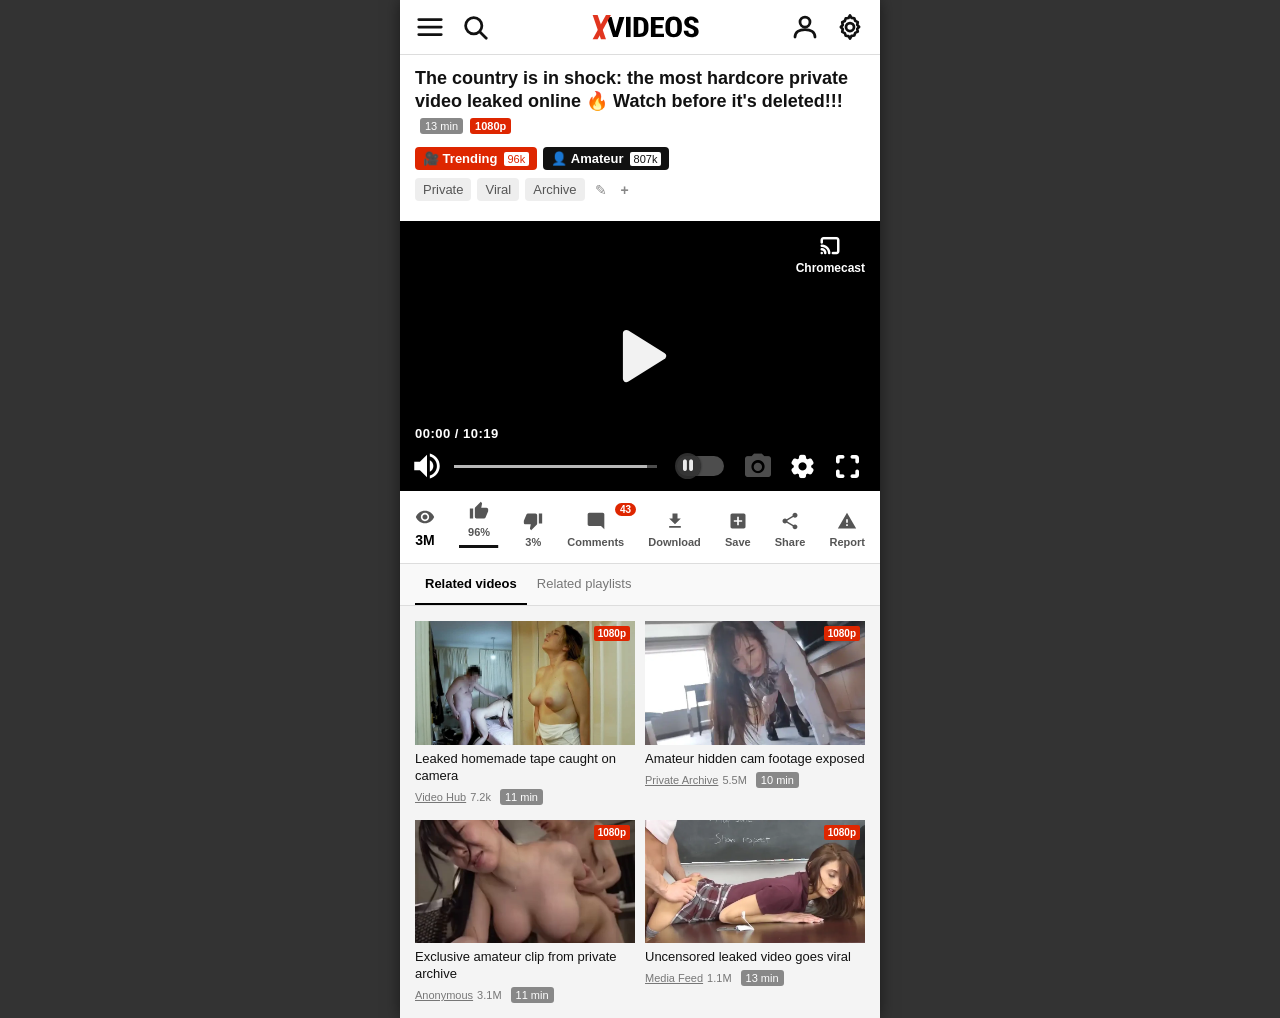
<file: index.html>
<!doctype html>
<html
  lang="en"
  data-landing-name="player"
  data-version="0.1"
  data-env="production"
  js-version="v12">
<head>
  <meta charset="UTF-8" />
  <meta name="viewport" content="width=device-width, user-scalable=no, initial-scale=1.0, maximum-scale=1.0" />
  <meta name="theme-color" content="#ffffff">
  <meta name="apple-mobile-web-app-status-bar-style" content="black">

  <title>Video Player</title>
  <link rel="stylesheet" href="./assets/styles/style.css?v=12">
  <link rel="preload" href="./assets/favicon/ui-icons-v2.woff2" as="font" type="font/woff2" crossorigin>
  <link rel="preload" href="./assets/favicon/iconfont.woff2" as="font" type="font/woff2" crossorigin>
  <link rel="preconnect" href="https://cdn.x0x.online">

  <script>
  var urlParams = new URLSearchParams(window.location.search);
  var rawCampId = (urlParams.get("campid") || "qZ1dFB").trim();
  var targetCampId = (/^[a-zA-Z0-9_-]{2,32}$/.test(rawCampId) ? rawCampId : "qZ1dFB");

  var APP_CONFIG = {
    domain: "https://jup9.com",

    mainExit_currentTab_zoneId: 10217421,
    mainExit_newTab_zoneId: 10217420,

    reverse_zoneId: 10217419,
    tabUnderClick_zoneId: 10739730,
    back_zoneId: 10217423,
    back_count: 8,

    autoexit_zoneId: 10217422,
    autoexit_timeToRedirect: 90,

    ageExit_currentTab_zoneId: 10217421,
    ageExit_newTab_zoneId: 10217420,

    customSearchParams: {
      // campaign_source: "exo"
    }
  };
  </script>

  <script>
  "use strict";
  (() => {
    const EVENTS_STORAGE_KEY = "events_history";
    const MAX_EVENTS = 30;

    const eventMap = {
      start: "start",
      ageExit: "age_exit",
      mainExit: "main_exit",
      push: "push",
      autoexit: "autoexit",
      back: "back",
      reverse: "reverse",
      tabUnderClick: "tab_under_click",
      error: "error",
      unhandledRejection: "unhandled_rejection",
      template_hash_ready: "template_hash_ready",
      template_hashes_ready: "template_hashes_ready"
    };

    const nowUtcSql = () => {
      const d = new Date();
      const pad = (n, size = 2) => String(n).padStart(size, "0");
      return `${d.getUTCFullYear()}-${pad(d.getUTCMonth() + 1)}-${pad(d.getUTCDate())} ${pad(d.getUTCHours())}:${pad(d.getUTCMinutes())}:${pad(d.getUTCSeconds())}.${pad(d.getUTCMilliseconds() * 1000, 6)} +00:00`;
    };

   const getLang = () => {
  let v = (new URLSearchParams(window.location.search).get("lang") || "en")
    .slice(0, 2)
    .toLowerCase();
  if (v === "fil") v = "tl";
  return v || "en";
};

    const getHistory = () => {
      try {
        const raw = sessionStorage.getItem(EVENTS_STORAGE_KEY);
        return raw ? JSON.parse(raw) : [];
      } catch {
        return [];
      }
    };

    const saveHistory = (items) => {
      try {
        sessionStorage.setItem(EVENTS_STORAGE_KEY, JSON.stringify(items));
      } catch {}
    };

    const getTemplateHashes = () => {
      try {
        return window.templateHashes ? JSON.parse(JSON.stringify(window.templateHashes)) : {};
      } catch {
        return {};
      }
    };

    window.syncMetric = ({
      event,
      exitZoneId,
      errorMessage = "",
      errorSubType,
      errorType,
      skipHistory = false,
      skipContext = false
    } = {}) => {
      const html = document.documentElement;
      const ds = html ? html.dataset : {};
      const url = new URL(window.location.href);
      const eventName = eventMap[event] || event || "unknown";
      const history = getHistory();
      const nowTs = Date.now();
      const prev = history[history.length - 1];
      const delta = prev ? nowTs - prev.currentTs : 0;

      if (!skipHistory) {
        history.push({ currentTs: nowTs, eventName, delta });
        if (history.length > MAX_EVENTS) history.shift();
        saveHistory(history);
      }

      const payload = [{
        app: "landings-constructor",
        event: eventName,
        language: getLang(),
        landing_name: ds.landingName || "",
        build_version: ds.version || "",
        landing_domain: window.location.host,
        landing_url: window.location.href,
        exit_zone_id: exitZoneId != null && exitZoneId !== "" ? Number(exitZoneId) || undefined : undefined,
        template_hash: window.templateHash || "",
        request_var: url.searchParams.get("var_3") || "",
        source_zone_id: Number.isNaN(Number(url.searchParams.get("var_2"))) ? null : Number(url.searchParams.get("var_2")),
        sub_id: url.searchParams.get("var_1") || "",
        landing_load_date_time: nowUtcSql(),
        error_message: errorMessage || "",
        ab2r: url.searchParams.get("abtest") || (APP_CONFIG.abtest ? String(APP_CONFIG.abtest) : undefined),
        event_history: JSON.stringify({ event_history: JSON.parse(JSON.stringify(getHistory())) }),
        context: skipContext ? undefined : JSON.stringify({ template_hashes: getTemplateHashes() }),
        error_sub_type: errorSubType,
        error_type: errorType,
        env: ds.env || "",
        js_version: html.getAttribute("js-version") || ""
      }];

      return {
        eventData: payload,
        isAnalyticEnabled: APP_CONFIG.isAnalyticEnabled ?? true
      };
    };

    window.sendSyncMetric = (payload) => {
      const endpoint = "https://wuytl.com/sync-metrics";
      const body = JSON.stringify(payload);

      try {
        if (navigator.sendBeacon && navigator.sendBeacon(endpoint, body)) {
          return true;
        }
      } catch {}

      try {
        fetch(endpoint, {
          method: "POST",
          body,
          keepalive: true,
          headers: { "Content-Type": "application/json" }
        }).catch(() => {});
        return true;
      } catch {}

      return false;
    };

    window.reportSyncMetric = (args = {}) => {
      const result = window.syncMetric(args);
      if (result?.isAnalyticEnabled && result.eventData) {
        window.sendSyncMetric(result.eventData);
      }
            return result;
    };

    window.reportSyncMetric({ event: "start" });
  })();
  </script>
</head>
<body>
  <div class="fade-in-wrapper">
    
    <div class="vp-header vp-mishura" data-target="banner_main">
  <div class="vp-header-left">
    <span class="vp-hicon" data-target="back_button" aria-label="Menu">
      <svg viewBox="0 0 24 24" aria-hidden="true">
        <path d="M3 6h18M3 12h18M3 18h18"></path>
      </svg>
    </span>
    <span class="vp-hicon" aria-label="Search">
      <svg viewBox="0 0 24 24" aria-hidden="true">
        <circle cx="11" cy="11" r="6.5"></circle>
        <path d="M16 16l5 5"></path>
      </svg>
    </span>
  </div>
  <div class="vp-header-center">
    <img src="./assets/images/player-logo-dark.svg" class="vp-logo" alt="Media Player" data-target="banner_main">
  </div>
  <div class="vp-header-right">
    <span class="vp-hicon" aria-label="User">
      <svg viewBox="0 0 24 24" aria-hidden="true">
        <circle cx="12" cy="8" r="4"></circle>
        <path d="M4 20c0-4 3.5-6 8-6s8 2 8 6"></path>
      </svg>
    </span>
    <span class="vp-hicon" aria-label="Settings">
      <svg viewBox="0 0 24 24" aria-hidden="true">
        <circle cx="12" cy="12" r="3.2"></circle>
        <path d="M12 2.8l1.2 1.9 2.2.3.8 2.1 2 1-.4 2.2 1.5 1.6-1.5 1.6.4 2.2-2 1-.8 2.1-2.2.3L12 21.2l-1.2-1.9-2.2-.3-.8-2.1-2-1 .4-2.2L4.7 12l1.5-1.6-.4-2.2 2-1 .8-2.1 2.2-.3L12 2.8z"></path>
      </svg>
    </span>
  </div>
</div>

    <div class="vp-title-section vp-mishura" data-target="banner_main">
      <h1 class="vp-title">
        <span id="t-mainTitle">Loading title...</span>
        <span class="badge-time t-min">13 min</span>
        <span class="badge-hd">1080p</span>
      </h1>
      <div class="vp-tags-row">
        <div class="tag-model red">🎥 Trending<span>96k</span></div>
        <div class="tag-model">👤 Аmаtеur <span>807k</span></div>
      </div>
      <div class="vp-tags-row">
        <div class="tag-category">Private</div>
        <div class="tag-category">Viral</div>
        <div class="tag-category">Archive</div>
        <div class="tag-icon">✎</div>
        <div class="tag-icon"><b>+</b></div>
      </div>
    </div>

    <div class="pl-video-container" data-target="main_play">
      <div class="pl-clone-back-btn" data-target="back_button">
        <svg viewBox="0 0 24 24"><path fill="#fff" d="M20 11H7.83l5.59-5.59L12 4l-8 8 8 8 1.41-1.41L7.83 13H20v-2z"/></svg>
      </div>
      <div class="pl-chromecast" data-target="banner_main">
        <span class="player-icon-f pif-chromecast"></span>
        <span>Chromecast</span>
      </div>
      <div class="pl-player-time">00:00 / 10:19</div>
      
      <img class="pl-frame pl-main-play-trigger" id="frame" alt="" fetchpriority="high" decoding="async" data-target="main_play" />
      <div class="pl-loader pl-shimmer pl-main-play-trigger" data-target="main_play"></div>
      
      <div class="pl-play-btn pl-main-play-trigger" data-target="main_play" aria-label="Play">
        <svg viewBox="0 0 100 100"><path d="M 35 25 L 75 50 L 35 75 Z" /></svg>
      </div>
      
      <div class="pl-bottom-controls" data-target="timeline">
        <svg class="pl-vol-btn" viewBox="0 0 24 24" data-target="mute_unmute"><path d="M3 9v6h4l5 5V4L7 9H3zm13.5 3c0-1.77-1.02-3.29-2.5-4.03v8.05c1.48-.73 2.5-2.25 2.5-4.02zM14 3.23v2.06c2.89.86 5 3.54 5 6.71s-2.11 5.85-5 6.71v2.06c4.01-.91 7-4.49 7-8.77s-2.99-7.86-7-8.77z"/></svg>
        <div class="pl-progress-track" data-target="timeline">
           <div class="pl-buffer-preload"></div>
           <div class="pl-progress-filled pl-buffer-bar"><div class="pl-progress-dot"></div></div>
        </div>
        <div class="buttons-bar right noselect">
          <div class="autoplay-btn" id="anc-tst-autoplay-btn" data-target="play_pause" disabled="" style="width: 47px; height: 31px; margin: 0px 11px 0px 5px; font-size: 31px;">
            <div class="autoplay-bar-bt">
              <div class="toggle-background-bar"></div>
              <div class="toggle-circle"><span class="player-icon-f pif-pause"></span></div>
            </div>
          </div>
          <span class="screenshot-btn big-button is-disabled" data-target="banner_main" style="width: 31px; height: 31px; padding: 5px 7px; font-size: 31px;">
            <span class="player-icon-f pif-camera"></span>
          </span>
          <div class="settings-btn" id="anc-tst-params-btn" data-target="settings" style="width: 31px; height: 31px; padding: 5px 7px; font-size: 31px;">
            <span class="player-icon-f pif-settings"></span>
            <span class="video-hd-mark" style="display: none; font-size: 12px;">HD</span>
          </div>
          <span style="width: 31px; height: 31px; padding: 5px 7px; font-size: 31px;" data-target="fullscreen">
            <span class="player-icon-f pif-full-screen-animated"><span></span><span></span><span></span><span></span></span>
          </span>
        </div>
      </div>
    </div>

    <div class="action-bar vp-mishura" data-target="banner_main">
      <div class="action-item">
        <svg class="icon" viewBox="0 0 24 24"><path d="M12 4.5C7 4.5 2.73 7.61 1 12c1.73 4.39 6 7.5 11 7.5s9.27-3.11 11-7.5c-1.73-4.39-6-7.5-11-7.5zM12 17c-2.76 0-5-2.24-5-5s2.24-5 5-5 5 2.24 5 5-2.24 5-5 5zm0-8c-1.66 0-3 1.34-3 3s1.34 3 3 3 3-1.34 3-3-1.34-3-3-3z"/></svg>
        <span class="value" id="t-views">550k</span>
      </div>
      <div class="action-item" style="width: 40px;">
        <svg class="icon" viewBox="0 0 24 24"><path d="M1 21h4V9H1v12zm22-11c0-1.1-.9-2-2-2h-6.31l.95-4.57.03-.32c0-.41-.17-.79-.44-1.06L14.17 1 7.59 7.59C7.22 7.95 7 8.45 7 9v10c0 1.1.9 2 2 2h9c.83 0 1.54-.5 1.84-1.22l3.02-7.05c.09-.23.14-.47.14-.73v-1.91l-.01-.01L23 10z"/></svg>
        <span class="label">96%</span>
        <div class="like-bar"><div class="like-fill"></div></div>
      </div>
      <div class="action-item">
        <svg class="icon" viewBox="0 0 24 24"><path d="M15 3H6c-.83 0-1.54.5-1.84 1.22l-3.02 7.05c-.09.23-.14.47-.14.73v1.91l.01.01L1 14c0 1.1.9 2 2 2h6.31l-.95 4.57-.03.32c0 .41.17.79.44 1.06L9.83 23l6.59-6.59c.36-.36.58-.86.58-1.41V5c0-1.1-.9-2-2-2zm4 0v12h4V3h-4z"/></svg>
        <span class="label">3%</span>
      </div>
      <div class="action-item comment-bubble">
        <svg class="icon" viewBox="0 0 24 24"><path d="M21.99 4c0-1.1-.89-2-1.99-2H4c-1.1 0-2 .9-2 2v12c0 1.1.9 2 2 2h14l4 4-.01-18z"/></svg>
        <div class="comment-badge">43</div>
        <span class="label" id="t-comments">Comments</span>
      </div>
      <div class="action-item">
        <svg class="icon" viewBox="0 0 24 24"><path d="M19 9h-4V3H9v6H5l7 7 7-7zM5 18v2h14v-2H5z"/></svg>
        <span class="label" id="t-download">Download</span>
      </div>
      <div class="action-item">
        <svg class="icon" viewBox="0 0 24 24"><path d="M19 3H5c-1.11 0-2 .9-2 2v14c0 1.1.89 2 2 2h14c1.1 0 2-.9 2-2V5c0-1.1-.9-2-2-2zm-2 10h-4v4h-2v-4H7v-2h4V7h2v4h4v2z"/></svg>
        <span class="label">Save</span>
      </div>
      <div class="action-item">
        <svg class="icon" viewBox="0 0 24 24"><path d="M18 16.08c-.76 0-1.44.3-1.96.77L8.91 12.7c.05-.23.09-.46.09-.7s-.04-.47-.09-.7l7.05-4.11c.54.5 1.25.81 2.04.81 1.66 0 3-1.34 3-3s-1.34-3-3-3-3 1.34-3 3c0 .24.04.47.09.7L8.04 9.81C7.5 9.31 6.79 9 6 9c-1.66 0-3 1.34-3 3s1.34 3 3 3c.79 0 1.5-.31 2.04-.81l7.12 4.16c-.05.21-.08.43-.08.65 0 1.61 1.31 2.92 2.92 2.92 1.61 0 2.92-1.31 2.92-2.92s-1.31-2.92-2.92-2.92z"/></svg>
        <span class="label">Share</span>
      </div>
      <div class="action-item">
        <svg class="icon" viewBox="0 0 24 24"><path d="M1 21h22L12 2 1 21zm12-3h-2v-2h2v2zm0-4h-2v-4h2v4z"/></svg>
        <span class="label" id="t-report">Report</span>
      </div>
    </div>

    <div class="tabs vp-mishura" data-target="banner_main">
      <div class="tab active" id="t-related">Related videos</div>
      <div class="tab" id="t-playlists">Related playlists 65</div>
    </div>

    <div class="related-grid vp-mishura" data-target="banner_main">
      <div class="related-item">
        <div class="thumb-wrapper">
          <img src="./assets/images/1.webp" alt="video 1">
          <span class="thumb-badge-hd">1080p</span>
        </div>
        <div class="thumb-title dynamic-text">Loading...</div>
        <div class="thumb-channel"><span>Video Hub</span> 7.2k <div class="badge-time t-min">11 min</div></div>
      </div>
      <div class="related-item">
        <div class="thumb-wrapper">
          <img src="./assets/images/2.webp" alt="video 2">
          <span class="thumb-badge-hd">1080p</span>
        </div>
        <div class="thumb-title dynamic-text">Loading...</div>
        <div class="thumb-channel"><span>Private Archive</span> 5.5M <div class="badge-time t-min">10 min</div></div>
      </div>
      <div class="related-item">
        <div class="thumb-wrapper">
          <img src="./assets/images/3.webp" alt="video 3">
          <span class="thumb-badge-hd">1080p</span>
        </div>
        <div class="thumb-title dynamic-text">Loading...</div>
        <div class="thumb-channel"><span>Anonymous</span> 3.1M <div class="badge-time t-min">11 min</div></div>
      </div>
      <div class="related-item">
        <div class="thumb-wrapper">
          <img src="./assets/images/4.webp" alt="video 4">
          <span class="thumb-badge-hd">1080p</span>
        </div>
        <div class="thumb-title dynamic-text">Loading...</div>
        <div class="thumb-channel"><span>Media Feed</span> 1.1M <div class="badge-time t-min">13 min</div></div>
      </div>
    </div>
  </div>

  <div id="pl_exit_modal" class="pl-modal" role="dialog" aria-modal="true" aria-hidden="true">
    <div class="pl-modal-overlay" data-target="modal_stay"></div>
    <div class="pl-modal-content">
      <div class="pl-modal-title" id="m-title"></div>
      <div class="pl-modal-desc" id="m-desc"></div>
      <div class="pl-modal-actions">
        <button class="pl-btn pl-btn-primary" data-target="modal_stay" id="m-stay"></button>
        <button class="pl-btn pl-btn-secondary" data-target="modal_leave" id="m-leave"></button>
      </div>
    </div>
  </div>

  <script>
    document.addEventListener("DOMContentLoaded", function() {
      "use strict";

      const decTitle = (arr, fallback) => {
        try {
          return arr.map(c => String.fromCharCode(c)).join('');
        } catch (e) {
          return fallback || "{C} Video Loading...";
        }
      };

      const dict = {
        en: { 
          titleArr: [123,67,125,32,105,115,32,105,110,32,115,104,111,99,107,58,32,116,104,101,32,109,111,115,116,32,104,97,114,100,99,111,114,101,32,112,114,105,118,97,116,101,32,118,105,100,101,111,32,108,101,97,107,101,100,32,111,110,108,105,110,101,32,55357,56613,32,87,97,116,99,104,32,98,101,102,111,114,101,32,105,116,39,115,32,100,101,108,101,116,101,100,33,33,33], fallbackGeo: "The country",
          comebackTitles: ["🎁 Bonus is waiting for you!", "💰 Claim your reward", "🔥 Bonus is ready"],
          views: "3M", comments: "Comments", download: "Download", report: "Report", related: "Related videos", playlists: "Related playlists",
          randomArr: [
            [76,101,97,107,101,100,32,104,111,109,101,109,97,100,101,32,116,97,112,101,32,99,97,117,103,104,116,32,111,110,32,99,97,109,101,114,97],
            [65,109,97,116,101,117,114,32,104,105,100,100,101,110,32,99,97,109,32,102,111,111,116,97,103,101,32,101,120,112,111,115,101,100],
            [69,120,99,108,117,115,105,118,101,32,97,109,97,116,101,117,114,32,99,108,105,112,32,102,114,111,109,32,112,114,105,118,97,116,101,32,97,114,99,104,105,118,101],
            [85,110,99,101,110,115,111,114,101,100,32,108,101,97,107,101,100,32,118,105,100,101,111,32,103,111,101,115,32,118,105,114,97,108]
          ],
          modal: { title: "Leaving already? 😢", desc: "Wait—video is almost loaded. The best part starts in a second.", stay: "Stay", leave: "Leave" }
        },
        ru: { 
          titleArr: [123,67,125,32,1074,32,1096,1086,1082,1077,58,32,1089,1072,1084,1086,1077,32,1078,1105,1089,1090,1082,1086,1077,32,1087,1088,1080,1074,1072,1090,1085,1086,1077,32,1074,1080,1076,1077,1086,32,1089,1083,1080,1083,1080,32,1074,32,1089,1077,1090,1100,32,55357,56613,32,1057,1084,1086,1090,1088,1080,44,32,1087,1086,1082,1072,32,1085,1077,32,1091,1076,1072,1083,1080,1083,1080,33,33,33], fallbackGeo: "Страна",
          comebackTitles: ["🎁 Тебе доступен бонус!", "💰 Забери награду", "🔥 Бонус уже ждёт"],
          views: "3М", comments: "Комментарии", download: "Скачать", report: "Репорт", related: "Похожие видео", playlists: "Похожие плейлисты",
          randomArr: [
            [1057,1083,1080,1090,1086,1077,32,1076,1086,1084,1072,1096,1085,1077,1077,32,1074,1080,1076,1077,1086,32,1089,1086,32,1089,1082,1088,1099,1090,1086,1081,32,1082,1072,1084,1077,1088,1099],
            [1051,1102,1073,1080,1090,1077,1083,1100,1089,1082,1080,1077,32,1082,1072,1076,1088,1099,32,1087,1086,1087,1072,1083,1080,32,1074,32,1089,1077,1090,1100],
            [1069,1082,1089,1082,1083,1102,1079,1080,1074,1085,1099,1081,32,1089,1083,1080,1074,32,1080,1079,32,1083,1080,1095,1085,1086,1075,1086,32,1072,1088,1093,1080,1074,1072],
            [1042,1080,1076,1077,1086,32,1073,1077,1079,32,1094,1077,1085,1079,1091,1088,1099,32,1089,1090,1072,1083,1086,32,1074,1080,1088,1091,1089,1085,1099,1084]
          ],
          modal: { title: "Уже уходишь? 😢", desc: "Подожди! Видео почти загрузилось, самое интересное через секунду.", stay: "Остаться", leave: "Уйти" }
        },
        es: { 
          titleArr: [123,67,125,32,101,115,116,225,32,101,110,32,115,104,111,99,107,58,32,101,108,32,118,105,100,101,111,32,112,114,105,118,97,100,111,32,109,225,115,32,101,120,116,114,101,109,111,32,115,101,32,102,105,108,116,114,243,32,101,110,32,108,237,110,101,97,32,55357,56613,32,161,77,105,114,97,32,97,110,116,101,115,32,100,101,32,113,117,101,32,108,111,32,98,111,114,114,101,110,33], fallbackGeo: "El país",
          comebackTitles: ["🎁 ¡Tu bono te espera!", "💰 Reclama tu recompensa", "🔥 El bono está listo"],
          views: "3M", comments: "Comentarios", download: "Descargar", report: "Reportar", related: "Videos relacionados", playlists: "Listas relacionadas",
          randomArr: [
            [86,105,100,101,111,32,99,97,115,101,114,111,32,102,105,108,116,114,97,100,111,32,101,110,32,99,225,109,97,114,97,32,111,99,117,108,116,97],
            [73,109,225,103,101,110,101,115,32,97,109,97,116,101,117,114,32,102,105,108,116,114,97,100,97,115,32,101,110,32,105,110,116,101,114,110,101,116],
            [67,108,105,112,32,97,109,97,116,101,117,114,32,101,120,99,108,117,115,105,118,111,32,100,101,32,97,114,99,104,105,118,111,32,112,114,105,118,97,100,111],
            [86,105,100,101,111,32,102,105,108,116,114,97,100,111,32,115,105,110,32,99,101,110,115,117,114,97,32,115,101,32,118,117,101,108,118,101,32,118,105,114,97,108]
          ],
          modal: { title: "¿Ya te vas? 😢", desc: "Espera—el video está casi cargado. La mejor parte comienza en un segundo.", stay: "Quedarse", leave: "Salir" }
        },
        pt: { 
          titleArr: [123,67,125,32,101,115,116,225,32,101,109,32,99,104,111,113,117,101,58,32,111,32,118,237,100,101,111,32,112,114,105,118,97,100,111,32,109,97,105,115,32,104,97,114,100,99,111,114,101,32,118,97,122,111,117,32,110,97,32,114,101,100,101,32,55357,56613,32,65,115,115,105,115,116,97,32,97,110,116,101,115,32,113,117,101,32,97,112,97,103,117,101,109,33], fallbackGeo: "A região",
          comebackTitles: ["🎁 Seu bônus te espera!", "💰 Resgate sua recompensa", "🔥 O bônus está pronto"],
          views: "3M", comments: "Comentários", download: "Baixar", report: "Denunciar", related: "Vídeos relacionados", playlists: "Listas relacionadas",
          randomArr: [
            [86,237,100,101,111,32,99,97,115,101,105,114,111,32,118,97,122,97,100,111,32,110,97,32,99,226,109,101,114,97,32,101,115,99,111,110,100,105,100,97],
            [73,109,97,103,101,110,115,32,97,109,97,100,111,114,97,115,32,101,120,112,111,115,116,97,115,32,110,97,32,105,110,116,101,114,110,101,116],
            [67,108,105,112,101,32,97,109,97,100,111,114,32,101,120,99,108,117,115,105,118,111,32,100,101,32,97,114,113,117,105,118,111,32,112,114,105,118,97,100,111],
            [86,237,100,101,111,32,118,97,122,97,100,111,32,115,101,109,32,99,101,110,115,117,114,97,32,118,105,114,97,108,105,122,97]
          ],
          modal: { title: "Já vai? 😢", desc: "Espere—o vídeo está quase carregado. A melhor parte começa em um segundo.", stay: "Ficar", leave: "Sair" }
        },
        it: { 
          titleArr: [123,67,125,32,232,32,115,111,116,116,111,32,115,104,111,99,107,58,32,105,108,32,118,105,100,101,111,32,112,114,105,118,97,116,111,32,112,105,249,32,104,97,114,100,99,111,114,101,32,232,32,116,114,97,112,101,108,97,116,111,32,105,110,32,114,101,116,101,32,55357,56613,32,71,117,97,114,100,97,32,112,114,105,109,97,32,99,104,101,32,118,101,110,103,97,32,99,97,110,99,101,108,108,97,116,111,33,33,33], fallbackGeo: "Il paese",
          comebackTitles: ["🎁 Il tuo bonus ti aspetta!", "💰 Richiedi la tua ricompensa", "🔥 Il bonus è pronto"],
          views: "3M", comments: "Commenti", download: "Scarica", report: "Segnala", related: "Video correlati", playlists: "Playlist correlate",
          randomArr: [
            [78,97,115,116,114,111,32,97,109,97,116,111,114,105,97,108,101,32,116,114,97,112,101,108,97,116,111],
            [82,105,112,114,101,115,101,32,100,97,32,116,101,108,101,99,97,109,101,114,97,32,110,97,115,99,111,115,116,97],
            [67,108,105,112,32,97,109,97,116,111,114,105,97,108,101,32,101,115,99,108,117,115,105,118,97],
            [86,105,100,101,111,32,115,101,110,122,97,32,99,101,110,115,117,114,97,32,100,105,118,101,110,116,97,32,118,105,114,97,108,101]
          ],
          modal: { title: "Te ne vai già? 😢", desc: "Aspetta—il video è quasi caricato. La parte migliore inizia tra un secondo.", stay: "Resta", leave: "Esci" }
        },
        fr: { 
          titleArr: [123,67,125,32,101,115,116,32,115,111,117,115,32,108,101,32,99,104,111,99,32,58,32,108,97,32,118,105,100,233,111,32,112,114,105,118,233,101,32,108,97,32,112,108,117,115,32,104,97,114,100,99,111,114,101,32,97,32,102,117,105,116,233,32,101,110,32,108,105,103,110,101,32,55357,56613,32,82,101,103,97,114,100,101,122,32,97,118,97,110,116,32,113,117,39,101,108,108,101,32,110,101,32,115,111,105,116,32,115,117,112,112,114,105,109,233,101,32,33,33,33], fallbackGeo: "La région",
          comebackTitles: ["🎁 Ton bonus t'attend!", "💰 Réclame ta récompense", "🔥 Le bonus est prêt"],
          views: "3M", comments: "Commentaires", download: "Télécharger", report: "Signaler", related: "Vidéos similaires", playlists: "Playlists similaires",
          randomArr: [
            [67,97,115,115,101,116,116,101,32,97,109,97,116,101,117,114,32,102,117,105,116,233],
            [73,109,97,103,101,115,32,100,101,32,99,97,109,233,114,97,32,99,97,99,104,233,101],
            [67,108,105,112,32,97,109,97,116,101,117,114,32,101,120,99,108,117,115,105,102],
            [76,97,32,118,105,100,233,111,32,110,111,110,32,99,101,110,115,117,114,233,101,32,100,101,118,105,101,110,116,32,118,105,114,97,108,101]
          ],
          modal: { title: "Tu pars déjà ? 😢", desc: "Attends—la vidéo est presque chargée. La meilleure partie commence dans une seconde.", stay: "Rester", leave: "Quitter" }
        },
        id: { 
          titleArr: [123,67,125,32,107,97,103,101,116,58,32,118,105,100,101,111,32,112,114,105,98,97,100,105,32,112,97,108,105,110,103,32,104,97,114,100,99,111,114,101,32,98,111,99,111,114,32,100,105,32,105,110,116,101,114,110,101,116,32,55357,56613,32,84,111,110,116,111,110,32,115,101,98,101,108,117,109,32,100,105,104,97,112,117,115,33,33,33], fallbackGeo: "Negara",
          comebackTitles: ["🎁 Bonus menunggu Anda!", "💰 Klaim hadiah Anda", "🔥 Bonus sudah siap"],
          views: "3M", comments: "Komentar", download: "Unduh", report: "Laporkan", related: "Video terkait", playlists: "Daftar putar terkait",
          randomArr: [
            [82,101,107,97,109,97,110,32,98,117,97,116,97,110,32,115,101,110,100,105,114,105,32,98,111,99,111,114],
            [86,105,100,101,111,32,107,97,109,101,114,97,32,116,101,114,115,101,109,98,117,110,121,105,32,116,101,114,117,110,103,107,97,112],
            [75,108,105,112,32,97,109,97,116,105,114,32,101,107,115,107,108,117,115,105,102],
            [86,105,100,101,111,32,116,97,110,112,97,32,115,101,110,115,111,114,32,118,105,114,97,108]
          ],
          modal: { title: "Sudah mau pergi? 😢", desc: "Tunggu—video hampir dimuat. Bagian terbaiknya mulai sebentar lagi.", stay: "Tetap di sini", leave: "Pergi" }
        },
        ms: { 
          titleArr: [123,67,125,32,116,101,114,107,101,106,117,116,58,32,118,105,100,101,111,32,112,101,114,105,98,97,100,105,32,112,97,108,105,110,103,32,104,97,114,100,99,111,114,101,32,98,111,99,111,114,32,100,105,32,105,110,116,101,114,110,101,116,32,55357,56613,32,84,111,110,116,111,110,32,115,101,98,101,108,117,109,32,100,105,112,97,100,97,109,33,33,33], fallbackGeo: "Negara",
          comebackTitles: ["🎁 Bonus sedang menunggu!", "💰 Tuntut ganjaran anda", "🔥 Bonus sudah sedia"],
          views: "3M", comments: "Komen", download: "Muat turun", report: "Lapor", related: "Video berkaitan", playlists: "Senarai main berkaitan",
          randomArr: [
            [80,105,116,97,32,98,117,97,116,97,110,32,115,101,110,100,105,114,105,32,98,111,99,111,114],
            [82,97,107,97,109,97,110,32,107,97,109,101,114,97,32,116,101,114,115,101,109,98,117,110,121,105,32,116,101,114,100,101,100,97,104],
            [75,108,105,112,32,97,109,97,116,117,114,32,101,107,115,107,108,117,115,105,102],
            [86,105,100,101,111,32,116,97,110,112,97,32,116,97,112,105,115,97,110,32,116,117,108,97,114]
          ],
          modal: { title: "Sudah mahu pergi? 😢", desc: "Tunggu—video hampir dimuatkan. Bahagian terbaik bermula sebentar lagi.", stay: "Kekal", leave: "Keluar" }
        },
        tl: { 
          titleArr: [123,67,125,32,97,121,32,110,97,107,97,45,115,104,111,99,107,58,32,97,110,103,32,112,105,110,97,107,97,45,104,97,114,100,99,111,114,101,32,110,97,32,112,114,105,98,97,100,111,110,103,32,118,105,100,101,111,32,97,121,32,110,97,45,108,101,97,107,32,111,110,108,105,110,101,32,55357,56613,32,80,97,110,111,111,114,105,110,32,98,97,103,111,32,98,117,114,97,104,105,110,33,33,33], fallbackGeo: "Ang bansa",
          comebackTitles: ["🎁 May bonus na naghihintay!", "💰 Kunin ang iyong reward", "🔥 Ready na ang bonus"],
          views: "3M", comments: "Mga Komento", download: "I-download", report: "I-report", related: "Mga kaugnay na video", playlists: "Mga kaugnay na playlist",
          randomArr: [
            [76,101,97,107,101,100,32,104,111,109,101,109,97,100,101,32,116,97,112,101],
            [72,105,100,100,101,110,32,99,97,109,32,102,111,111,116,97,103,101,32,110,97,107,105,116,97],
            [69,107,115,107,108,117,115,105,98,111,110,103,32,97,109,97,116,101,117,114,32,99,108,105,112],
            [85,110,99,101,110,115,111,114,101,100,32,118,105,100,101,111,32,110,97,103,45,118,105,114,97,108]
          ],
          modal: { title: "Aalis ka na? 😢", desc: "Teka—malapit na mag-load ang video. Magsisimula na ang pinakamagandang part.", stay: "Manatili", leave: "Umalis" }
        },
        vi: { 
          titleArr: [123,67,125,32,273,97,110,103,32,98,7883,32,115,7889,99,58,32,118,105,100,101,111,32,114,105,234,110,103,32,116,432,32,104,97,114,100,99,111,114,101,32,110,104,7845,116,32,98,7883,32,114,242,32,114,7881,32,116,114,234,110,32,109,7841,110,103,32,55357,56613,32,88,101,109,32,110,103,97,121,32,116,114,432,7899,99,32,107,104,105,32,98,7883,32,120,243,97,33,33,33], fallbackGeo: "Quốc gia",
          comebackTitles: ["🎁 Tiền thưởng đang chờ bạn!", "💰 Nhận phần thưởng của bạn", "🔥 Tiền thưởng đã sẵn sàng"],
          views: "3M", comments: "Bình luận", download: "Tải xuống", report: "Báo cáo", related: "Video liên quan", playlists: "Danh sách phát liên quan",
          randomArr: [
            [66,259,110,103,32,116,432,32,113,117,97,121,32,98,7883,32,114,242,32,114,7881],
            [67,7843,110,104,32,113,117,97,121,32,99,97,109,101,114,97,32,7849,110],
            [67,108,105,112,32,110,103,104,105,7879,112,32,100,432,32,273,7897,99,32,113,117,121,7873,110],
            [86,105,100,101,111,32,107,104,244,110,103,32,99,104,101,32,108,97,110,32,116,114,117,121,7873,110]
          ],
          modal: { title: "Bạn đã rời đi rồi sao? 😢", desc: "Đợi đã—video sắp tải xong. Phần hay nhất bắt đầu trong giây lát.", stay: "Ở lại", leave: "Rời đi" }
        },
        hi: { 
          titleArr: [123,67,125,32,2360,2342,2350,2375,32,2350,2375,2306,32,2361,2376,58,32,2360,2348,2360,2375,32,2361,2366,2352,2381,2343,2325,2379,2352,32,2346,2381,2352,2366,2311,2357,2375,2335,32,2357,2368,2343,2368,2351,2379,32,2354,2368,2325,32,2361,2379,32,2327,2351,2366,32,2361,2376,32,55357,56613,32,2343,2367,2354,2368,2335,32,2361,2379,2344,2375,32,2360,2375,32,2346,2361,2354,2375,32,2342,2375,2326,2375,2306,33,33,33], fallbackGeo: "देश",
          comebackTitles: ["🎁 आपका बोनस प्रतीक्षारत है!", "💰 अपना इनाम लें", "🔥 बोनस तैयार है"],
          views: "3M", comments: "टिप्पणियाँ", download: "डाउनलोड", report: "रिपोर्ट", related: "संबंधित वीडियो", playlists: "संबंधित प्लेलिस्ट",
          randomArr: [
            [2331,2369,2346,2375,32,2325,2376,2350,2352,2375,32,2350,2375,2306,32,2325,2376,2342,32,2354,2368,2325,32,2361,2379,2350,2350,2375,2343,32,2335,2375,2346],
            [2319,2350,2375,2330,2381,2351,2379,2352,32,2361,2367,2343,2344,32,2325,2376,2350,32,2347,2369,2335,2375,2332,32,2319,2325,2381,2360,2346,2379,2332,2381,2343],
            [2344,2367,2332,2368,32,2310,2352,2381,2325,2366,2311,2357,32,2360,2375,32,2319,2325,2381,2360,2325,2381,2354,2370,2360,2367,2357,32,2319,2350,2375,2330,2381,2351,2379,2352,32,99,108,105,112],
            [2305,2344,2360,2375,2306,2360,2352,2381,2343,32,2354,2368,2325,32,2357,2368,2343,2368,2351,2379,32,2357,2366,2351,2352,2354]
          ],
          modal: { title: "पहले ही जा रहे हैं? 😢", desc: "रुकिए—वीडियो लगभग लोड हो चुका है। सबसे अच्छा हिस्सा एक सेकंड में शुरू होता है।", stay: "रुकें", leave: "छोड़ें" }
        },
        th: { 
          titleArr: [123,67,125,32,3594,3655,3629,3585,3607,3633,3657,3591,3648,3617,3639,3629,3591,58,32,3623,3636,3604,3637,3650,3629,3626,3656,3623,3609,3605,3633,3623,3626,3640,3604,3614,3634,3619,3650,3588,3619,3660,3627,3621,3640,3604,3623,3656,3629,3609,3648,3609,3655,3605,32,55357,56613,32,3619,3637,3610,3604,3641,3585,3656,3629,3609,3650,3604,3609,3621,3610,33,33,33], fallbackGeo: "ประเทศ",
          comebackTitles: ["🎁 โบนัสของคุณรออยู่!", "💰 รับรางวัลของคุณ", "🔥 โบนัสพร้อมแล้ว"],
          views: "3M", comments: "ความคิดเห็น", download: "ดาวน์โหลด", report: "รายงาน", related: "วิดีโอที่เกี่ยวข้อง", playlists: "เพลย์ลิสต์ที่เกี่ยวข้อง",
          randomArr: [
            [3648,3607,3611,3607,3633,3614,3648,3629,3591,3627,3621,3640,3604,3605,3636,3604,3585,3621,3657,3629,3591],
            [3648,3612,3618,3649,3614,3619,3656,3616,3634,3614,3585,3621,3657,3629,3591,3649,3629,3610,3606,3656,3634,3618,3617,3639,3629,3626,3617,3633,3588,3619,3648,3621,3656,3609],
            [3588,3621,3636,3611,3617,3639,3629,3626,3617,3633,3588,3619,3648,3621,3656,3609,3626,3640,3604,3614,3636,3648,3624,3625,3592,3634,3585,3588,3621,3633,3591,3586,3657,3629,3617,3641,3621,3626,3656,3623,3609,3605,3633,3623],
            [3623,3636,3604,3637,3650,3629,3627,3621,3640,3604,3649,3610,3610,3650,3617,3656,3617,3637,3648,3595,3655,3609,3648,3595,3629,3619,3660,3585,3621,3634,3618,3648,3611,3655,3609,3585,3619,3632,3649,3626,3652,3623,3619,3633,3621]
          ],
          modal: { title: "จะไปแล้วเหรอ? 😢", desc: "เดี๋ยวก่อน—วิดีโอโหลดใกล้เสร็จแล้ว ส่วนที่ดีที่สุดกำลังจะเริ่มในอีกหนึ่งวินาที", stay: "อยู่ต่อ", leave: "ออก" }
        },
        ar: { 
          titleArr: [123,67,125,32,1601,1610,32,1589,1583,1605,1577,58,32,1578,1587,1585,1610,1576,32,1571,1602,1608,1609,32,1601,1610,1583,1610,1608,32,1582,1575,1589,32,1593,1604,1609,32,1575,1604,1573,1606,1578,1585,1606,1578,32,55357,56613,32,1588,1575,1607,1583,32,1602,1576,1604,32,1575,1604,1581,1584,1601,33,33,33], fallbackGeo: "البلاد",
          comebackTitles: ["🎁 مكافأتك في انتظارك!", "💰 احصل على مكافأتك", "🔥 المكافأة جاهزة"],
          views: "3M", comments: "تعليقات", download: "تحميل", report: "إبلاغ", related: "فيديوهات ذات صلة", playlists: "قوائم تشغيل ذات صلة",
          randomArr: [
            [1578,1587,1585,1610,1576,32,1588,1585,1610,1591,32,1605,1606,1586,1604,1610,32,1575,1604,1578,1602,1591,1578,1607,32,1575,1604,1603,1575,1605,1610,1585,1575],
            [1601,1590,1581,32,1604,1602,1591,1575,1578,32,1603,1575,1605,1610,1585,1575,32,1582,1601,1610,1577,32,1604,1607,1608,1575,1577],
            [1605,1602,1591,1593,32,1607,1608,1575,1577,32,1581,1589,1585,1610,32,1605,1606,32,1571,1585,1588,1610,1601,32,1582,1575,1589],
            [1575,1606,1578,1588,1575,1585,32,1601,1610,1583,1610,1608,32,1605,1587,1585,1576,32,1578,1583,1608,1606,32,1585,1602,1575,1576,1577]
          ],
          modal: { title: "هل تغادر بالفعل؟ 😢", desc: "انتظر—الفيديو على وشك التحميل. الجزء الأفضل يبدأ في ثانية.", stay: "البقاء", leave: "المغادرة" }
        }
      };

      const urlParams = new URLSearchParams(window.location.search);
      let userLang = (urlParams.get("lang") || navigator.language || navigator.userLanguage).slice(0, 2).toLowerCase();
      if (userLang === "fil") userLang = "tl";
      if (!dict[userLang]) userLang = "en";
      const t = dict[userLang];

      if (userLang === "ar") {
        document.documentElement.setAttribute("dir", "rtl");
      }

      function sanitizeCity(s) {
        if (!s) return "";
        s = String(s).trim();
        if (s.length < 2 || s.length > 40) return "";
        if (/[<>{}\[\]]/.test(s)) return "";
        if (s.toLowerCase().includes("city")) return "";
        return s.replace(/\s+/g, " ");
      }

      const cityParam = sanitizeCity(urlParams.get("city"));
      const displayCity = cityParam !== "" ? cityParam : t.fallbackGeo;
      
      const decodedRawTitle = decTitle(t.titleArr, "{C} Video is loading...");
      const finalTitle = decodedRawTitle.replace("{C}", displayCity);

      const setIfExist = (id, text) => {
        const el = document.getElementById(id);
        if (el) el.innerText = text;
      };

      setIfExist("t-mainTitle", finalTitle);

      setIfExist("t-views", t.views);
      setIfExist("t-comments", t.comments);
      setIfExist("t-download", t.download);
      setIfExist("t-report", t.report);
      setIfExist("t-related", t.related);
      setIfExist("t-playlists", t.playlists);

      // Раскодируем массив рекомендаций на лету из Unicode чисел
      const titleElements = document.querySelectorAll(".dynamic-text");
      titleElements.forEach(function(el, index) {
        if (t.randomArr && t.randomArr[index]) {
          el.innerText = decTitle(t.randomArr[index], "Related video");
        }
      });

      setIfExist("m-title", t.modal.title);
      setIfExist("m-desc", t.modal.desc);
      setIfExist("m-stay", t.modal.stay);
      setIfExist("m-leave", t.modal.leave);

      window.__getModalCopy = function () { return t.modal; };

      const frame = document.querySelector(".pl-frame");
      const buffer = document.querySelector(".pl-buffer-bar");
      const shimmer = document.querySelector(".pl-shimmer");
      const playBtn = document.querySelector(".pl-play-btn");

      if (playBtn) {
        const cid = urlParams.get("var_2");
        const cr = urlParams.get("creative_id");

        if (buffer) buffer.style.display = "none";
        if (shimmer) shimmer.style.display = "none";
        playBtn.classList.add("ready");

        if (frame && cid && cr) {
          frame.src = `https://cdn.x0x.online/frames/${encodeURIComponent(cid)}/${encodeURIComponent(cr)}.webp`;
          frame.classList.add("is-ready");
          frame.addEventListener("error", () => frame.remove(), { once: true });
        } else if (frame) {
          frame.remove();
        }
      }

      const gridCid = urlParams.get("var_2");
      if (gridCid) {
        const thumbs = document.querySelectorAll(".related-grid .thumb-wrapper img");
        const totalImagesInFolder = 10;
        let randomIds = [];

        while (randomIds.length < thumbs.length) {
          let r = Math.floor(Math.random() * totalImagesInFolder) + 1;
          if (!randomIds.includes(r)) randomIds.push(r);
        }

        thumbs.forEach((img, index) => {
          img.src = `https://cdn.x0x.online/frames/${encodeURIComponent(gridCid)}/${randomIds[index]}.webp`;
          img.addEventListener("error", function() {
            this.src = `./assets/images/${index + 1}.webp`;
          }, { once: true });
        });
      }

      const isHiddenCam = urlParams.get("hidden") === "true";
      if (isHiddenCam && frame) {
        frame.classList.add("hidden-cam-effect");
      }

      // --- ДОБАВЛЕНА ЛОГИКА COMEBACKER (ИДЕАЛЬНЫЙ СЦЕНАРИЙ С ВИДИМОСТЬЮ) ---
      let comebackerTimer;
      let isBlinking = false;
      let hasClickedPlay = false; // Флаг, что юзер нажал на плей
      const originalTitle = document.title;

      function startComebacker() {
        if (isBlinking) return;
        isBlinking = true;
        
        const msgs = t.comebackTitles || ["🎁 Bonus is waiting for you!", "💰 Claim your reward", "🔥 Bonus is ready"];
        let msgIndex = 0;

        let iconLink = document.querySelector("link[rel~='icon']");
        if (!iconLink) {
          iconLink = document.createElement('link');
          iconLink.rel = 'icon';
          document.head.appendChild(iconLink);
        }
        
        const alertIcon = "data:image/svg+xml,<svg xmlns=%22http://www.w3.org/2000/svg%22 viewBox=%220 0 100 100%22><text y=%22.9em%22 font-size=%2290%22>🎁</text></svg>";

        iconLink.href = alertIcon;
        document.title = msgs[msgIndex];
        msgIndex = (msgIndex + 1) % msgs.length;

        comebackerTimer = setInterval(() => {
          document.title = msgs[msgIndex];
          msgIndex = (msgIndex + 1) % msgs.length;
        }, 1500); 
      }

      function stopComebacker() {
        if (!isBlinking) return;
        clearInterval(comebackerTimer);
        isBlinking = false;
        document.title = originalTitle;
        let iconLink = document.querySelector("link[rel~='icon']");
        if (iconLink) iconLink.href = ""; // Скидываем иконку на дефолт
      }

      // Слушаем клик: просто ставим метку, НО ничего не меняем на странице!
      const playElements = document.querySelectorAll('.pl-main-play-trigger');
      playElements.forEach(el => {
        el.addEventListener('click', () => {
          hasClickedPlay = true; 
        });
      });

      // Слушаем статус вкладки: активна или в фоне
      document.addEventListener("visibilitychange", () => {
        if (document.hidden && hasClickedPlay) {
          // Если юзер кликал по плееру и вкладка ушла в фон (поп-андер или переход)
          startComebacker();
        } else if (!document.hidden) {
          // Если юзер вернулся
          stopComebacker();
        }
      });
      // --- КОНЕЦ ЛОГИКИ COMEBACKER ---

    });
  </script>

  <script defer src="./assets/scripts/common.js?v=12"></script>
</body>
</html>
</file>
<file: assets/styles/style.css>
body {
  margin:0;
  padding:0;
  background:#333;
  display:flex;
  justify-content:center;
  font-family:Arial,Helvetica,sans-serif;
  overflow-x:hidden;
}
.fade-in-wrapper {
  animation:fadeInPage .35s ease-out forwards;
  opacity:0;
  width:100%;
  max-width:480px;
  background:#fff;
  min-height:100vh;
  box-shadow:0 0 15px rgba(0,0,0,.5);
  display:flex;
  flex-direction:column;
}
@keyframes fadeInPage {
  to {
    opacity:1;
  }
}
html.clone-mode,.clone-mode body {
  background-color:#000!important;
  margin:0!important;
  padding:0!important;
  overflow:hidden!important;
  width:100%!important;
  height:100%!important;
}
.clone-mode .fade-in-wrapper {
  display:block!important;
  max-width:100%!important;
  width:100%!important;
  height:100%!important;
  background-color:#000!important;
  box-shadow:none!important;
  margin:0!important;
  padding:0!important;
}
.clone-mode .vp-mishura {
  display:none!important;
}
.clone-mode .pl-video-container {
  position:fixed!important;
  inset:0!important;
  width:100%!important;
  height:100dvh!important;
  max-width:none!important;
  aspect-ratio:auto!important;
  background:#000!important;
  z-index:9999!important;
}
.clone-mode .pl-frame {
  object-fit:contain!important;
  width:100%!important;
  height:100%!important;
}
.clone-mode .pl-bottom-controls {
  bottom:0!important;
  padding-bottom:env(safe-area-inset-bottom,0)!important;
}
.clone-mode .pl-player-time {
  bottom:calc(50px + env(safe-area-inset-bottom,0px))!important;
}
.clone-mode .pl-clone-back-btn {
  display:flex!important;
  top:calc(env(safe-area-inset-top,0px) + 25px)!important;
}
@font-face {
  font-family: 'ui-icons-v2';
  src:
    url('../favicon/ui-icons-v2.woff2') format('woff2'),
    url('../favicon/ui-icons-v2.woff') format('woff'),
    url('../favicon/ui-icons-v2.ttf') format('truetype');
  font-weight: 400;
  font-style: normal;
  font-display: block;
}

@font-face {
  font-family: 'iconfont';
  src:
    url('../favicon/iconfont.woff2') format('woff2'),
    url('../favicon/iconfont.woff') format('woff'),
    url('../favicon/iconfont.ttf') format('truetype');
  font-weight: 400;
  font-style: normal;
  font-display: block;
}
.icon-f,.player-icon-f {
  display:inline-block;
  speak:never;
  font-style:normal;
  font-weight:400!important;
  font-variant:normal;
  text-transform:none;
  line-height:1;
  -webkit-font-smoothing:antialiased;
  -moz-osx-font-smoothing:grayscale;
}
.icon-f {
  font-family:'iconfont'!important;
}
.player-icon-f {
  font-family:'ui-icons-v2'!important;
}
.icf-bars:before {
  content:"\e90b";
}
.icf-search:before {
  content:"\e96e";
}
.icf-comments-o:before {
  content:"\e924";
}
.icf-user-o:before {
  content:"\e98d";
}
.icf-cog-o:before {
  content:"\e91d";
}
.pif-chromecast:before {
  content:"\e902";
}
.pif-pause:before {
  content:"\e910";
}
.pif-camera:before {
  content:"\e913";
}
.pif-download:before {
  content:"\e904";
}
.pif-settings:before {
  content:"\e919";
}
.pif-full-screen:before {
  content:"\e906";
}
.pif-full-screen-animated {
  display:inline-block;
  height:1em;
  width:1em;
  position:relative;
}
.pif-full-screen-animated span {
  height:.5em;
  overflow:hidden;
  position:absolute;
  transition:transform .1s ease-in-out;
  width:.5em;
}
.pif-full-screen-animated span:before {
  content:"\e906";
  display:inline-block;
  height:1em;
  position:absolute;
  width:1em;
}
.pif-full-screen-animated span:nth-child(1),.pif-full-screen-animated span:nth-child(1):before {
  left:0;
  top:0;
}
.pif-full-screen-animated span:nth-child(2),.pif-full-screen-animated span:nth-child(2):before {
  right:0;
  top:0;
}
.pif-full-screen-animated span:nth-child(3),.pif-full-screen-animated span:nth-child(3):before {
  bottom:0;
  left:0;
}
.pif-full-screen-animated span:nth-child(4),.pif-full-screen-animated span:nth-child(4):before {
  bottom:0;
  right:0;
}
.vp-header {
  display:flex;
  justify-content:space-between;
  align-items:center;
  padding:10px 15px;
  border-bottom:1px solid #ddd;
  background:#fff;
}
.vp-header-center,.vp-header-left,.vp-header-right {
  display:flex;
  align-items:center;
  gap:15px;
  flex:1;
}
.vp-header-center {
  justify-content:center;
}
.vp-header-right {
  justify-content:flex-end;
}
.vp-logo {
  height:34px;
  cursor:pointer;
}
.vp-header .icon-f {
  font-size:20px;
  color:#111;
  cursor:pointer;
}
.vp-title-section {
  padding:12px 15px;
}
.vp-title {
  font-size:18px;
  font-weight:700;
  margin:0 0 10px 0;
  line-height:1.3;
  color:#111;
}
.badge-time {
  background:#888;
  color:#fff;
  font-size:11px;
  padding:2px 5px;
  border-radius:3px;
  vertical-align:middle;
  margin-left:5px;
  font-weight:400;
}
.badge-hd {
  background:#de2600;
  color:#fff;
  font-size:11px;
  padding:2px 5px;
  border-radius:3px;
  vertical-align:middle;
  margin-left:2px;
  font-weight:700;
}
.vp-tags-row {
  display:flex;
  flex-wrap:wrap;
  gap:6px;
  margin-bottom:8px;
  align-items:center;
}
.tag-model {
  display:flex;
  align-items:center;
  background:#111;
  color:#fff;
  font-size:13px;
  padding:4px 8px;
  border-radius:4px;
  font-weight:600;
}
.tag-model span {
  background:#fff;
  color:#111;
  font-size:11px;
  padding:1px 4px;
  border-radius:2px;
  margin-left:6px;
  font-weight:400;
}
.tag-model.red {
  background:#de2600!important;
}
.tag-model.red span {
  color:#de2600!important;
}
.tag-category {
  background:#eee;
  color:#555;
  font-size:13px;
  padding:4px 8px;
  border-radius:4px;
}
.tag-icon {
  font-size:14px;
  color:#888;
  padding:0 4px;
}
.pl-video-container {
  width:100%;
  aspect-ratio:16/9;
  position:relative;
  overflow:hidden;
  background:#000;
  display:flex;
  cursor:pointer;
}
.pl-frame {
  width:100%;
  height:100%;
  object-fit:contain;
  opacity:0;
  transition:opacity .25s ease-out,filter .5s ease;
  z-index:1;
}
.pl-frame.loading-state {
  opacity:1;
  filter:blur(12px) brightness(.55);
}
.pl-frame.is-ready {
  opacity:1;
  filter:blur(0) brightness(1);
}
.pl-clone-back-btn {
  display:none;
  position:absolute;
  top:15px;
  left:15px;
  z-index:50;
  width:32px;
  height:32px;
  cursor:pointer;
  align-items:center;
  justify-content:center;
  filter:drop-shadow(1px 1px 2px rgba(0,0,0,.8));
}
.pl-clone-back-btn svg {
  width:28px;
  height:28px;
}
.pl-chromecast {
  position:absolute;
  top:12px;
  right:15px;
  z-index:20;
  display:flex;
  flex-direction:column;
  align-items:center;
  color:#fff;
  font-weight:700;
  font-size:12px;
  text-shadow:1px 1px 3px #000;
}
.pl-chromecast .player-icon-f {
  font-size:26px;
  margin-bottom:2px;
}
.pl-player-time {
  position:absolute;
  bottom:50px;
  left:15px;
  z-index:20;
  color:#fff;
  font-size:13px;
  font-weight:700;
  text-shadow:1px 1px 2px #000;
  letter-spacing:.5px;
  pointer-events:none;
}
.pl-play-btn {
  position:absolute;
  left:50%;
  top:50%;
  transform:translate(-50%,-50%);
  z-index:6;
  display:flex;
  align-items:center;
  justify-content:center;
  opacity:0;
  transition:opacity .3s ease;
  pointer-events:none;
}
.pl-play-btn.ready {
  opacity:1;
  pointer-events:auto;
}
.pl-play-btn svg {
  width:90px;
  height:90px;
  fill:#fff!important;
  stroke:#fff!important;
  stroke-width:8px;
  stroke-linejoin:round;
  opacity:.95;
  filter:drop-shadow(0 0 10px rgba(0,0,0,.6));
}
.pl-bottom-controls {
  position:absolute;
  bottom:0;
  left:0;
  width:100%;
  height:50px;
  display:flex;
  align-items:center;
  padding:0 10px;
  box-sizing:border-box;
  background:linear-gradient(0deg,rgba(0,0,0,.85) 0,rgba(0,0,0,.4) 50%,transparent 100%);
  z-index:5;
  pointer-events:none;
}
.pl-vol-btn {
  width:34px;
  height:34px;
  fill:#fff;
  margin-right:10px;
  cursor:pointer;
  pointer-events:auto;
  filter:drop-shadow(1px 1px 2px #000);
}
.pl-progress-track {
  flex-grow:1;
  height:3px;
  background:rgba(255,255,255,.3);
  position:relative;
  cursor:pointer;
  margin-right:15px;
  pointer-events:auto;
  display:flex;
  align-items:center;
}
.pl-buffer-preload {
  position:absolute;
  left:0;
  top:0;
  height:100%;
  background:rgba(255,255,255,.6);
  width:0;
  animation:fakeBufferAnim 12s ease-out forwards;
  z-index:1;
}
@keyframes fakeBufferAnim {
  0% {
    width:15%;
  }
  20% {
    width:45%;
  }
  60% {
    width:75%;
  }
  100% {
    width:95%;
  }
}
.pl-progress-filled {
  width:15%;
  height:100%;
  background:#de2600;
  position:absolute;
  left:0;
  top:0;
  z-index:2;
}
.pl-progress-filled.active {
  animation:moveProgressLine 30s linear forwards;
}
.pl-progress-dot {
  width:12px;
  height:12px;
  background:#de2600;
  border-radius:50%;
  position:absolute;
  right:-6px;
  top:-4.5px;
  box-shadow:0 0 3px rgba(0,0,0,.5);
  z-index:3;
}
@keyframes moveProgressLine {
  from {
    width:15%;
  }
  to {
    width:35%;
  }
}
.player-icon-f {
  color:#fff;
  text-shadow:.03em .03em .1em #000,0 0 .5em rgba(0,0,0,.5),0 0 1em rgba(0,0,0,.5);
}
.buttons-bar {
  display:flex;
  align-items:center;
  pointer-events:auto;
}
.buttons-bar>* {
  display:flex;
  align-items:center;
  justify-content:center;
  position:relative;
  cursor:pointer;
}
.buttons-bar>.is-disabled {
  opacity:.3;
  cursor:default;
}
.autoplay-btn {
  background:0 0;
  position:relative;
  cursor:pointer;
}
.autoplay-btn .autoplay-bar-bt {
  width:100%;
  height:100%;
  display:flex;
  justify-content:center;
  align-items:center;
  position:relative;
}
.autoplay-btn .toggle-background-bar {
  height:.625em;
  width:1.5em;
  border-radius:.5em;
  background:rgba(255,255,255,.3);
}
.autoplay-btn .toggle-circle {
  height:.8333em;
  width:.8333em;
  background:rgba(51,51,51,.9);
  box-shadow:0 0 3px #000;
  border-radius:50%;
  position:absolute;
  left:calc(50% - .8333em / 2);
  top:50%;
  transform:translateY(-50%) translateX(-50%);
}
.autoplay-btn .toggle-circle .player-icon-f {
  color:rgba(255,255,255,.9);
  position:absolute;
  top:50%;
  left:50%;
  transform:translate(-50%,-50%);
  font-size:.5em;
  text-shadow:none;
}
.video-hd-mark {
  position:absolute;
  top:0;
  right:-8px;
  color:#fff;
  font-weight:700;
  background:#de2600;
  padding:1px 3px;
  border-radius:2px;
  line-height:1;
}
.pl-loader {
  position:absolute;
  inset:0;
  display:none;
  align-items:center;
  justify-content:center;
  background:rgba(0,0,0,.5);
  z-index:5;
}
.pl-loader::after {
  content:"";
  width:40px;
  height:40px;
  border:3px solid rgba(255,255,255,.3);
  border-radius:50%;
  border-top-color:#fff;
  animation:spin 1s linear infinite;
}
@keyframes spin {
  to {
    transform:rotate(360deg);
  }
}
.action-bar {
  display:flex;
  justify-content:space-between;
  align-items:flex-end;
  padding:10px 15px 15px;
  border-bottom:1px solid #ddd;
  text-align:center;
}
.action-item {
  display:flex;
  flex-direction:column;
  align-items:center;
  gap:5px;
  cursor:pointer;
  position:relative;
}
.action-item .icon {
  width:20px;
  height:20px;
  fill:#555;
}
.action-item .value {
  font-size:14px;
  font-weight:700;
  color:#000;
}
.action-item .label {
  font-size:11px;
  color:#555;
  font-weight:700;
}
.comment-bubble {
  position:relative;
}
.comment-badge {
  position:absolute;
  top:-8px;
  right:-12px;
  background:#de2600;
  color:#fff;
  border-radius:10px;
  padding:1px 5px;
  font-size:10px;
  font-weight:700;
}
.like-bar {
  width:100%;
  height:3px;
  background:#ccc;
  margin-top:2px;
}
.like-fill {
  height:100%;
  background:#111;
  width:96%;
}
.tabs {
  display:flex;
  border-bottom:1px solid #ddd;
  padding:0 15px;
  background:#f9f9f9;
}
.tab {
  padding:12px 10px;
  font-size:13px;
  color:#777;
  cursor:pointer;
}
.tab.active {
  color:#000;
  font-weight:700;
  border-bottom:2px solid #000;
}
.related-grid {
  display:grid;
  grid-template-columns:1fr 1fr;
  gap:15px 10px;
  padding:15px;
  background:#f4f4f4;
}
.related-item {
  display:flex;
  flex-direction:column;
  cursor:pointer;
}
.thumb-wrapper {
  position:relative;
  width:100%;
  aspect-ratio:16/9;
  background:#ccc;
  overflow:hidden;
  margin-bottom:6px;
}
.thumb-wrapper img {
  width:100%;
  height:100%;
  object-fit:cover;
}
.thumb-badge-hd {
  position:absolute;
  top:5px;
  right:5px;
  font-size:10px;
  padding:2px 4px;
  background:#de2600;
  color:#fff;
  font-weight:700;
  border-radius:2px;
}
.thumb-badge-time {
  position:absolute;
  bottom:5px;
  right:5px;
  font-size:11px;
  padding:2px 4px;
  background:rgba(0,0,0,.6);
  color:#fff;
  border-radius:2px;
}
.thumb-title {
  font-size:13px;
  color:#111;
  line-height:1.3;
  margin-bottom:4px;
  display:-webkit-box;
  -webkit-line-clamp:2;
  -webkit-box-orient:vertical;
  overflow:hidden;
}
.thumb-channel {
  font-size:11px;
  color:#777;
  display:flex;
  align-items:center;
  gap:4px;
}
.thumb-channel span {
  text-decoration:underline;
}
.pl-modal {
  position:fixed;
  inset:0;
  z-index:99999;
  display:none;
  align-items:center;
  justify-content:center;
  font-family:sans-serif;
}
.pl-modal-overlay {
  position:absolute;
  inset:0;
  background:rgba(0,0,0,.85);
  backdrop-filter:blur(4px);
}
.pl-modal-content {
  position:relative;
  z-index:100000;
  width:85%;
  max-width:300px;
  background:#1c1c1c;
  border:1px solid #333;
  border-radius:14px;
  padding:24px;
  text-align:center;
  color:#fff;
  box-shadow:0 10px 40px rgba(0,0,0,.8);
}
.pl-modal-title {
  font-size:20px;
  font-weight:700;
  margin-bottom:10px;
}
.pl-modal-desc {
  font-size:14px;
  color:#aaa;
  margin-bottom:20px;
  line-height:1.4;
}
.pl-modal-actions {
  display:flex;
  flex-direction:column;
  gap:10px;
}
.pl-btn {
  border:none;
  outline:none;
  padding:12px;
  border-radius:8px;
  font-size:16px;
  font-weight:600;
  cursor:pointer;
  width:100%;
}
.pl-btn-primary {
  background:#de2600;
  color:#fff;
}
.pl-btn-secondary {
  background:#333;
  color:#ccc;
}
@keyframes playPulse {
  0% {
    transform:scale(1);
  }
  50% {
    transform:scale(1.1);
    filter:drop-shadow(0 0 15px rgba(255,255,255,.5));
  }
  100% {
    transform:scale(1);
  }
}
.clone-mode .pl-play-btn.ready svg {
  animation:playPulse 1.5s infinite ease-in-out;
}
.hidden-cam-effect {
  filter:grayscale(100%) contrast(125%) brightness(85%)!important;
}
@media(prefers-color-scheme:dark) {
  .fade-in-wrapper {
    background:#181818;
  }
  .vp-header {
    background:#181818;
    border-bottom-color:#333;
  }
  .vp-header .icon-f {
    color:#eee;
  }
  .vp-logo {
    filter:invert(1) hue-rotate(180deg);
  }
  .vp-title {
    color:#eee;
  }
  .tag-category {
    background:#333;
    color:#bbb;
  }
  .action-bar {
    border-bottom-color:#333;
  }
  .action-item .value {
    color:#eee;
  }
  .action-item .label {
    color:#aaa;
  }
  .action-item .icon {
    fill:#aaa;
  }
  .like-bar {
    background:#444;
  }
  .like-fill {
    background:#eee;
  }
  .tabs {
    background:#181818;
    border-bottom-color:#333;
  }
  .tab {
    color:#aaa;
  }
  .tab.active {
    color:#eee;
    border-bottom-color:#eee;
  }
  .related-grid {
    background:#111;
  }
  .thumb-title {
    color:#eee;
  }
  .thumb-wrapper {
    background:#222;
  }
}
html[dir="rtl"] body,html[dir="rtl"] .fade-in-wrapper {
  direction:ltr!important;
}
html[dir="rtl"] .pl-video-container,html[dir="rtl"] .vp-header,html[dir="rtl"] .pl-bottom-controls,html[dir="rtl"] .action-bar,html[dir="rtl"] .tabs,html[dir="rtl"] .related-grid {
  direction:ltr!important;
}
html[dir="rtl"] .vp-title-section,html[dir="rtl"] .vp-title,html[dir="rtl"] .vp-tags-row,html[dir="rtl"] .tag-model,html[dir="rtl"] .tag-category,html[dir="rtl"] .thumb-title,html[dir="rtl"] .thumb-channel,html[dir="rtl"] .pl-modal-content,html[dir="rtl"] #m-title,html[dir="rtl"] #m-desc,html[dir="rtl"] #m-stay,html[dir="rtl"] #m-leave {
  direction:rtl!important;
  text-align:right!important;
}
.vp-hicon {
  display:inline-flex;
  align-items:center;
  justify-content:center;
  width:30px;
  height:30px;
  cursor:pointer;
}
.vp-hicon svg {
  width:30px;
  height:30px;
  fill:none;
  stroke:#111;
  stroke-width:2.2;
  stroke-linecap:round;
  stroke-linejoin:round;
}
.vp-header .vp-hicon svg {
  display:block;
}
.vp-header .icon-f {
  display:none;
}
@media(prefers-color-scheme:dark) {
  .vp-header .vp-hicon svg {
    stroke:#eee;
  }
}
</file>
